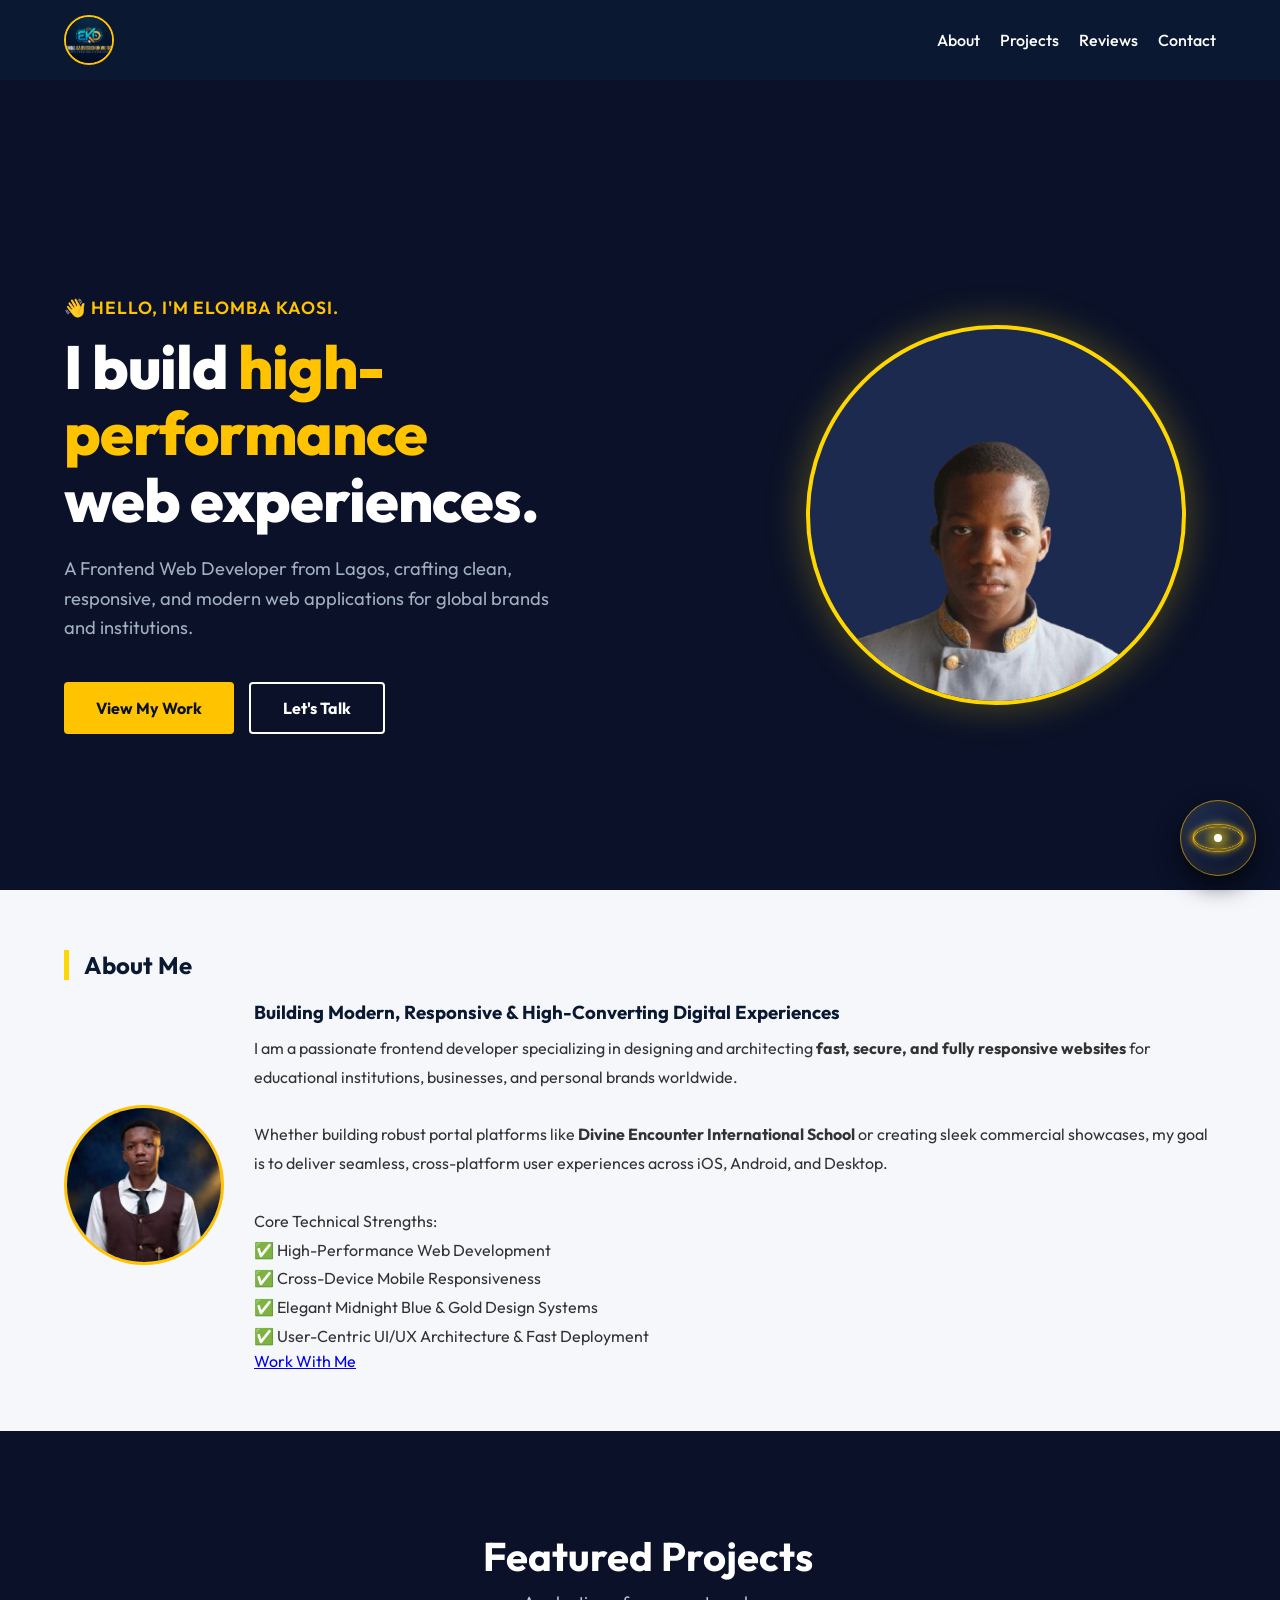
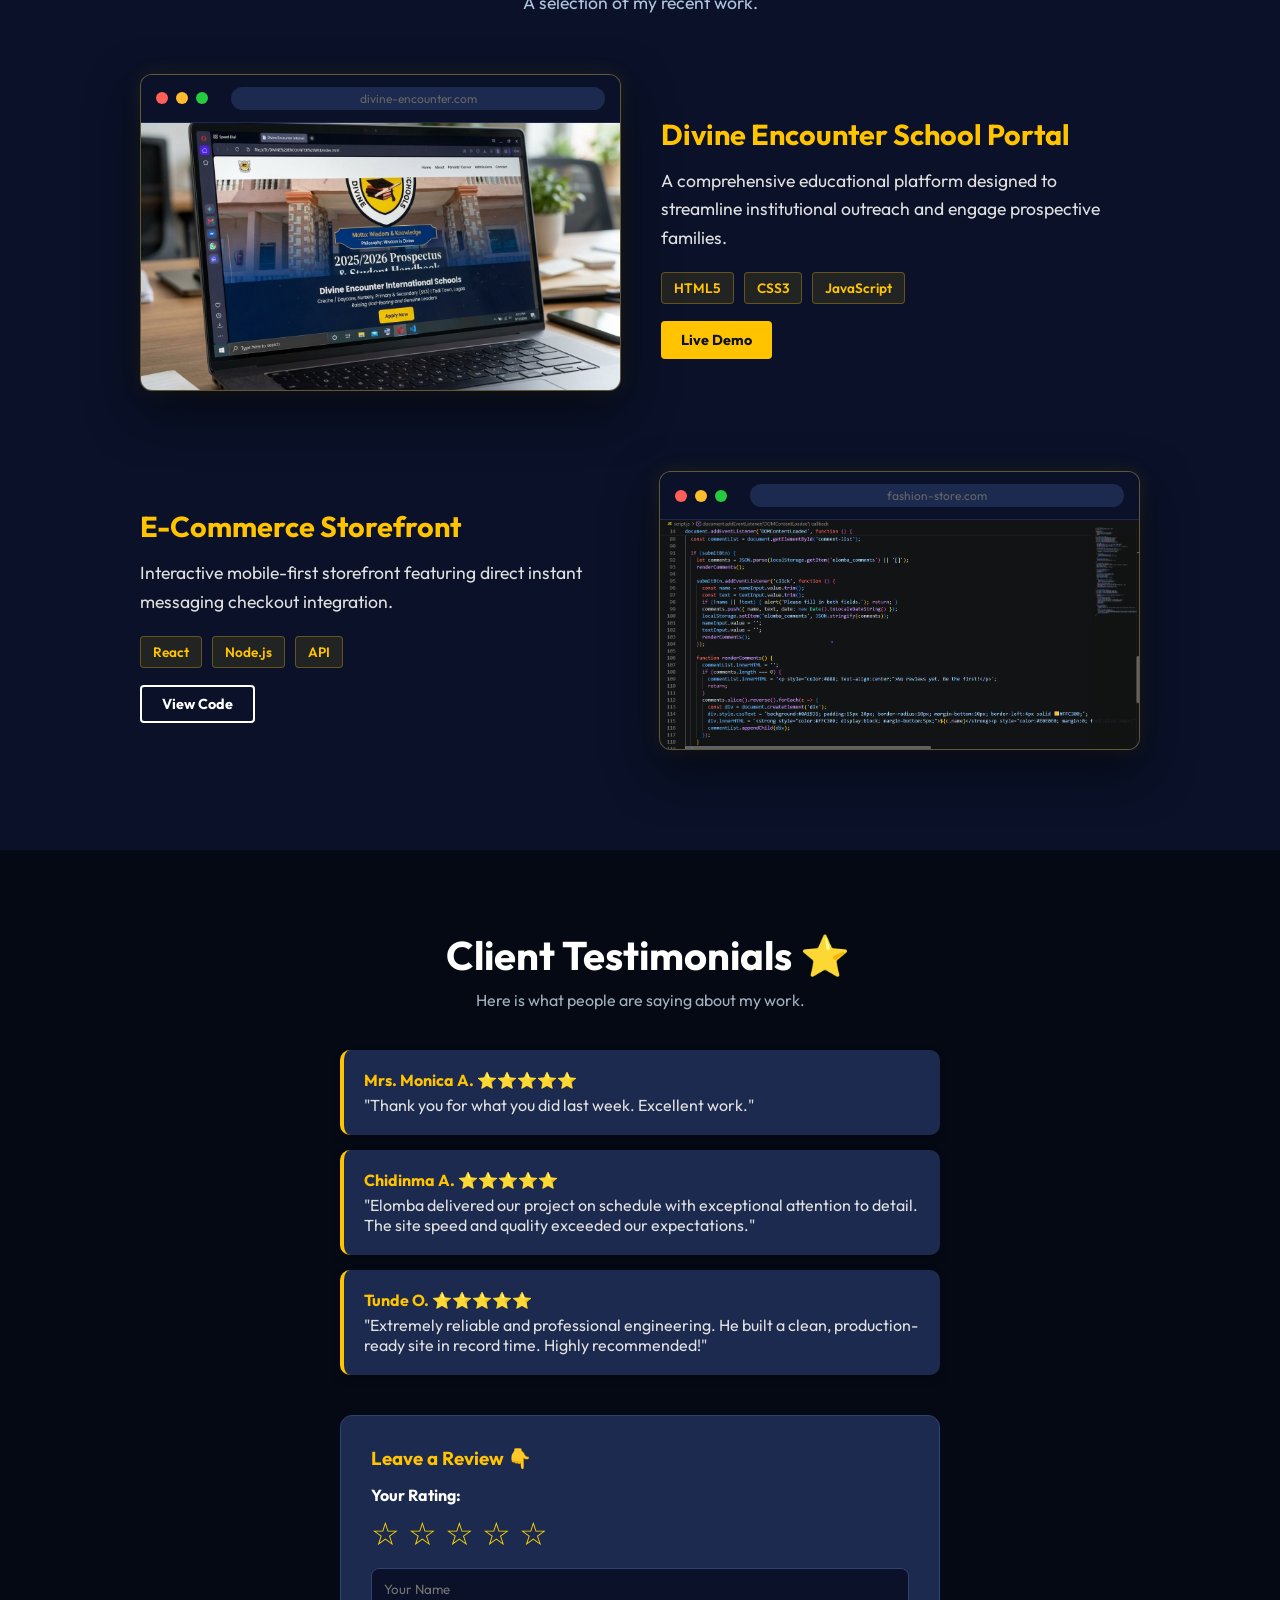
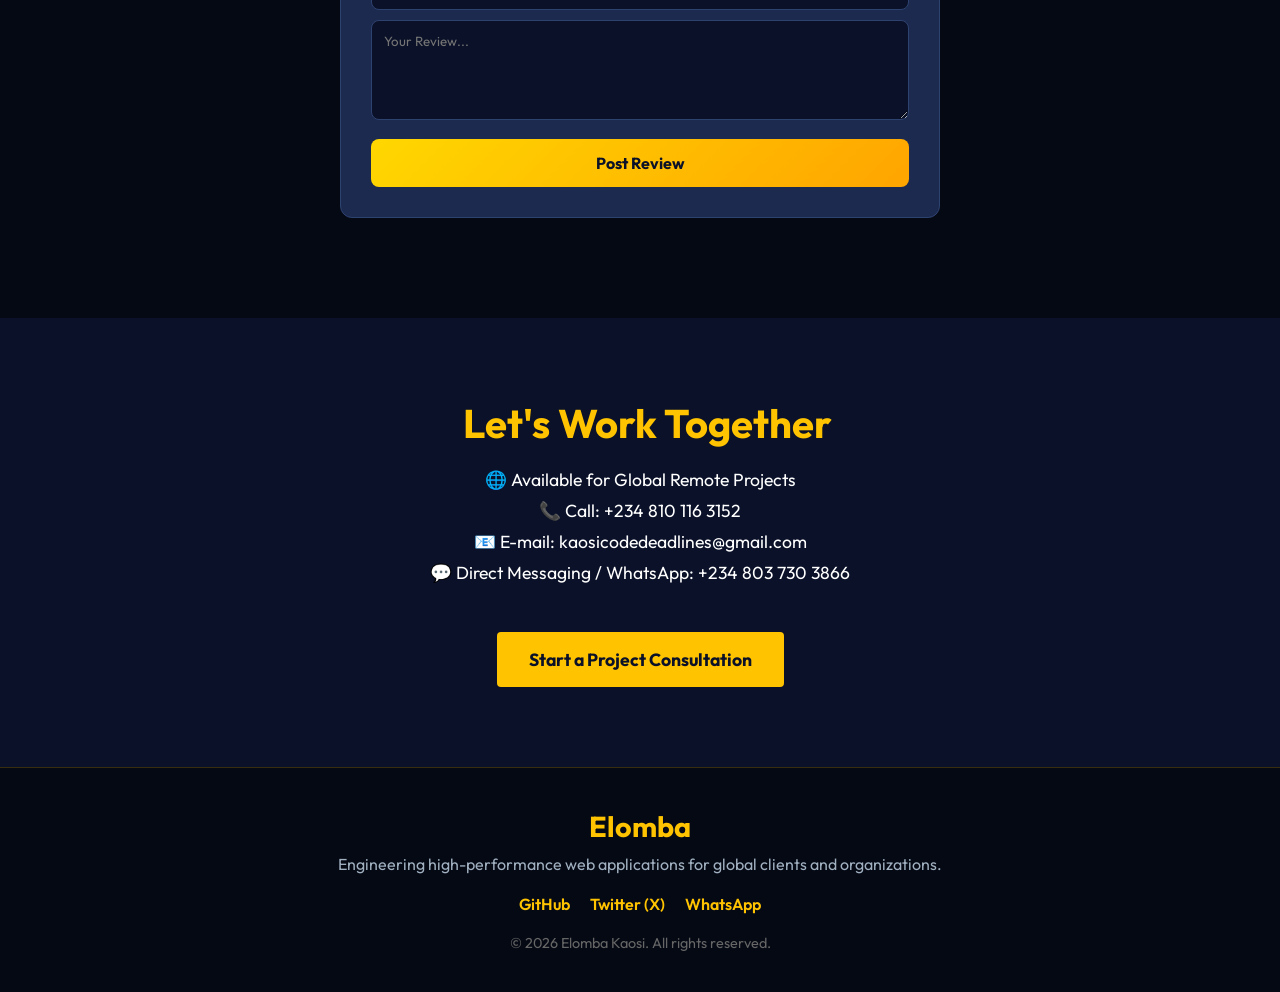
<file: index.html>
<!DOCTYPE html>
<html lang="en">
<head>
    <meta charset="UTF-8">
    <meta name="viewport" content="width=device-width, initial-scale=1.0">
    <meta name="google-site-verification" content="_zYI011G9cR9MBlzFLOdeBdEuHmyBraSBwtLODvfmo8" />
    <title>ELOMBA Kaosi — Frontend Web Developer in Lagos</title>

    <!-- FAVICON -->
    <link rel="icon" type="image/png" href="/images/logo.png">

    <!-- Primary Meta Tags -->
    <meta name="title" content="ELOMBA Kaosi | Global Frontend Web Developer">
    <meta name="description" content="Elomba Kaosi — Frontend Web Developer based in Lagos, Nigeria. I build fast, responsive websites and AI integrations for schools, businesses, and personal brands.">
    <meta name="keywords" content="Elomba, Elomba Kaosi, frontend developer Lagos, web developer Nigeria, website designer Lagos, AI integration">

    <!-- Open Graph / Facebook / WhatsApp -->
    <meta property="og:type" content="website">
    <meta property="og:url" content="https://elomba.pages.dev/">
    <meta property="og:title" content="ELOMBA Kaosi | Global Frontend Web Developer">
    <meta property="og:description" content="Engineering high-performance, responsive web applications for global clients.">
    <meta property="og:image" content="https://elomba.pages.dev/images/profile.jpg">

    <!-- Digital ID Card -->
    <script type="application/ld+json">
    {
      "@context": "https://schema.org",
      "@type": "Person",
      "name": "Elomba Kaosisochukwu David",
      "alternateName": "ELOMBADEV",
      "url": "https://elomba.pages.dev",
      "jobTitle": "Frontend Web Developer",
      "address": {
        "@type": "PostalAddress",
        "addressLocality": "Lagos",
        "addressCountry": "Nigeria"
      },
      "sameAs": [
        "https://github.com/ELOMBADEV",
        "https://x.com/elombadev"
      ]
    }
    </script>

    <link href="https://fonts.googleapis.com/css2?family=Outfit:wght@300;400;600;800&display=swap" rel="stylesheet">
    <link rel="stylesheet" href="style.css">
</head>
<body>
    <nav>
        <img src="images/logo.png" alt="EKD Logo" style="width:50px; height:50px; border-radius:50%; object-fit:cover; border:2px solid #FFC300;">
        <ul>
            <li><a href="#about">About</a></li>
            <li><a href="#projects">Projects</a></li>
            <li><a href="#reviews">Reviews</a></li>
            <li><a href="#contact">Contact</a></li>
        </ul>
    </nav>

    <!-- ===== PROFESSIONAL HERO ===== -->
    <header class="hero">
        <div class="hero-glow"></div>
        <div class="hero-content">
            <div class="hero-text">
                <p class="hero-greeting">👋 Hello, I'm Elomba Kaosi.</p>
                <h1>I build <span>high-performance</span><br>web experiences.</h1>
                <p class="hero-desc">A Frontend Web Developer from Lagos, crafting clean, responsive, and modern web applications for global brands and institutions.</p>
                <div class="hero-buttons">
                    <a href="#projects" class="btn-gold">View My Work</a>
                    <a href="#contact" class="btn-outline">Let's Talk</a>
                </div>
            </div>
            
            <!-- THE CIRCULAR FRAME -->
            <div class="hero-image">
                <div class="circle-frame">
                    <img src="images/profile-circle.png" alt="Elomba Kaosi">
                </div>
            </div>
        </div>
    </header>

    <section id="about">
        <h2>About Me</h2>
        <div style="display:flex; gap:30px; align-items:center; flex-wrap:wrap;">
            <img src="images/profile.jpg" alt="Elomba" style="width:160px; height:160px; border-radius:50%; object-fit:cover; border:3px solid #FFC300;">
            <div style="flex:1; min-width:280px;">
                <h3 style="color:#0A1931; margin-bottom:10px;">Building Modern, Responsive & High-Converting Digital Experiences</h3>
                <p style="line-height:1.8; color:#333;">
                    I am a passionate frontend developer specializing in designing and architecting 
                    <b>fast, secure, and fully responsive websites</b> for educational institutions, businesses, and personal brands worldwide.
                    <br><br>
                    Whether building robust portal platforms like <b>Divine Encounter International School</b> 
                    or creating sleek commercial showcases, my goal is to deliver seamless, cross-platform user experiences across iOS, Android, and Desktop.
                    <br><br>
                    Core Technical Strengths:<br>
                    ✅ High-Performance Web Development<br>
                    ✅ Cross-Device Mobile Responsiveness<br>
                    ✅ Elegant Midnight Blue & Gold Design Systems<br>
                    ✅ User-Centric UI/UX Architecture & Fast Deployment<br>
                </p>
                <a href="#contact" class="btn" style="margin-top:15px;">Work With Me</a>
            </div>
        </div>
    </section>

    <section id="projects" class="premium-projects">
        <h2 class="section-title">Featured Projects</h2>
        <p class="section-subtitle">A selection of my recent work.</p>

        <div class="project-showcase">
            <!-- Project 1 -->
            <div class="project-container">
                <div class="browser-window">
                    <div class="browser-header">
                        <span class="dot red"></span>
                        <span class="dot yellow"></span>
                        <span class="dot green"></span>
                        <span class="browser-url">divine-encounter.com</span>
                    </div>
                    <img src="images/divine.jpg" alt="Divine Encounter">
                </div>
                <div class="project-info">
                    <h3>Divine Encounter School Portal</h3>
                    <p>A comprehensive educational platform designed to streamline institutional outreach and engage prospective families.</p>
                    <div class="project-tags">
                        <span>HTML5</span> <span>CSS3</span> <span>JavaScript</span>
                    </div>
                    <a href="#" class="btn-gold" style="padding: 10px 20px; font-size: 0.9rem;">Live Demo</a>
                </div>
            </div>

            <!-- Project 2 -->
            <div class="project-container">
                <div class="browser-window">
                    <div class="browser-header">
                        <span class="dot red"></span>
                        <span class="dot yellow"></span>
                        <span class="dot green"></span>
                        <span class="browser-url">fashion-store.com</span>
                    </div>
                    <img src="images/slide2.jpg" alt="E-commerce">
                </div>
                <div class="project-info">
                    <h3>E-Commerce Storefront</h3>
                    <p>Interactive mobile-first storefront featuring direct instant messaging checkout integration.</p>
                    <div class="project-tags">
                        <span>React</span> <span>Node.js</span> <span>API</span>
                    </div>
                    <a href="#" class="btn-outline" style="padding: 8px 20px; font-size: 0.9rem;">View Code</a>
                </div>
            </div>
        </div>
    </section>

    <!-- ===== REVIEWS SECTION ===== -->
    <section id="reviews" style="padding:80px 5%; background:#050914; text-align:center;">
        <h2 style="color:#FFFFFF; border:none; font-size:2.5rem; margin-bottom:10px;">Client Testimonials ⭐</h2>
        <p style="color:#A0B0C0; margin-bottom:40px;">Here is what people are saying about my work.</p>

        <div style="display:flex; flex-direction:column; gap:15px; max-width:600px; margin:0 auto 40px auto; text-align:left;">
            <!-- Review 1 -->
            <div style="background:#1B2A4E; padding:20px; border-radius:10px; border-left:4px solid #FFC300; box-shadow: 0 4px 10px rgba(0,0,0,0.2);">
                <b style="color:#FFC300;">Mrs. Monica A. ⭐⭐⭐⭐⭐</b><br>
                <p style="margin-top:5px; color:#E0E0E0;">"Thank you for what you did last week. Excellent work."</p>
            </div>
            <!-- Review 2 -->
            <div style="background:#1B2A4E; padding:20px; border-radius:10px; border-left:4px solid #FFC300; box-shadow: 0 4px 10px rgba(0,0,0,0.2);">
                <b style="color:#FFC300;">Chidinma A. ⭐⭐⭐⭐⭐</b><br>
                <p style="margin-top:5px; color:#E0E0E0;">"Elomba delivered our project on schedule with exceptional attention to detail. The site speed and quality exceeded our expectations."</p>
            </div>
            <!-- Review 3 -->
            <div style="background:#1B2A4E; padding:20px; border-radius:10px; border-left:4px solid #FFC300; box-shadow: 0 4px 10px rgba(0,0,0,0.2);">
                <b style="color:#FFC300;">Tunde O. ⭐⭐⭐⭐⭐</b><br>
                <p style="margin-top:5px; color:#E0E0E0;">"Extremely reliable and professional engineering. He built a clean, production-ready site in record time. Highly recommended!"</p>
            </div>
        </div>

        <!-- Review Form -->
        <div style="background:#1B2A4E; padding:30px; border-radius:12px; max-width:600px; margin:0 auto; text-align:left; border:1px solid #2E4270;">
            <h3 style="color:#FFC300; margin-bottom:15px;">Leave a Review 👇</h3>
            <div style="margin-bottom:15px;">
                <label style="display:block; color:#FFFFFF; font-weight:bold; margin-bottom:8px;">Your Rating:</label>
                <div id="star-rating" style="display:flex; gap:8px; font-size:32px; cursor:pointer; color:#FFD700;">
                    <span class="star" data-value="1">☆</span>
                    <span class="star" data-value="2">☆</span>
                    <span class="star" data-value="3">☆</span>
                    <span class="star" data-value="4">☆</span>
                    <span class="star" data-value="5">☆</span>
                </div>
            </div>
            <input type="text" id="comment-name" placeholder="Your Name" style="width:100%; padding:12px; margin-bottom:10px; border-radius:8px; border:1px solid #2E4270; background:#0A1128; color:white; box-sizing:border-box;">
            <textarea id="comment-text" placeholder="Your Review..." style="width:100%; padding:12px; margin-bottom:15px; border-radius:8px; border:1px solid #2E4270; background:#0A1128; color:white; height:100px; box-sizing:border-box; resize:vertical;"></textarea>
            <button id="comment-submit" style="background:linear-gradient(135deg,#FFD700,#FFA500); color:#0A1128; border:none; padding:14px 24px; border-radius:8px; font-weight:bold; cursor:pointer; width:100%; font-size:16px;">Post Review</button>
        </div>
        <div id="comment-list" style="margin-top:20px; max-width:600px; margin-left:auto; margin-right:auto; text-align:left;"></div>
    </section>

    <!-- ===== CONTACT & FOOTER ===== -->
    <section id="contact" style="background:#0A1128; color:white; padding:80px 20px; text-align:center;">
        <h2 style="color:#FFC300; border:none; font-size:2.5rem; margin-bottom:20px;">Let's Work Together</h2>
        <p style="margin:8px 0; font-size:1.1rem;">🌐 Available for Global Remote Projects</p>
        <p style="margin:8px 0; font-size:1.1rem;">📞 Call: +234 810 116 3152</p>
        <p style="margin:8px 0; font-size:1.1rem;">📧 E-mail: kaosicodedeadlines@gmail.com</p>
        <p style="margin:8px 0; font-size:1.1rem;">💬 Direct Messaging / WhatsApp: +234 803 730 3866</p>
        <br>
        <a href="https://wa.me/2348037303866?text=Hello%20Kaosi%2C%20I%20saw%20your%20website%20and%20I'm%20interested%20in%20building%20a%20project%20with%20you." target="_blank" class="btn-gold" style="display:inline-block; margin-top:20px; padding:16px 32px; font-size:1.1rem; border-radius:4px;">Start a Project Consultation</a>
    </section>

    <footer style="background:#050914; color:white; padding:40px 20px; text-align:center; border-top:1px solid rgba(255, 195, 0, 0.2);">
        <h3 style="color:#FFC300; font-size:1.8rem; margin-bottom:10px;">Elomba</h3>
        <p style="margin:10px 0; color:#A0B0C0;">Engineering high-performance web applications for global clients and organizations.</p>
        
        <div style="margin:20px 0; display:flex; justify-content:center; gap:20px; flex-wrap:wrap;">
            <a href="https://github.com/ELOMBADEV" target="_blank" style="color:#FFC300; text-decoration:none; font-weight:600;">GitHub</a>
            <a href="https://x.com/elombadev" target="_blank" style="color:#FFC300; text-decoration:none; font-weight:600;">Twitter (X)</a>
            <a href="https://wa.me/2348037303866" target="_blank" style="color:#FFC300; text-decoration:none; font-weight:600;">WhatsApp</a>
        </div>
        
        <p style="margin-top:20px; font-size:0.9rem; color:#666;">© 2026 Elomba Kaosi. All rights reserved.</p>
    </footer>

    <!-- ===== NEXUS AI CHAT BUBBLE ===== -->
    <div id="nexus-welcome" class="nexus-welcome">
      <span class="nexus-welcome-text">Hi! 👋 I'm Nexus AI. Ask me anything about Elomba's work.</span>
      <button id="nexus-welcome-close" class="nexus-welcome-close" aria-label="Close">✕</button>
    </div>
    
    <button id="nexus-toggle" class="nexus-toggle" aria-label="Open Nexus AI">
      <div class="atom-3d">
        <div class="ring ring-x"></div>
        <div class="ring ring-y"></div>
        <div class="ring ring-z"></div>
        <div class="core"></div>
      </div>
    </button>

    <div id="nexus-window" class="nexus-window">
      <div class="nexus-header">
        <div class="nexus-header-info">
          <div class="nexus-avatar">
  <div class="mini-atom">
    <div class="mini-core"></div>
    <div class="mini-ring r1"></div>
    <div class="mini-ring r2"></div>
  </div>
</div>
          <div>
            <h3>Nexus AI</h3>
            <span><span class="nexus-dot"></span>Online</span>
          </div>
        </div>
        <button id="nexus-close" class="nexus-close" aria-label="Close chat">✕</button>
      </div>
      <div id="nexus-messages" class="nexus-messages">
        <div class="nexus-message nexus-bot">
          Hi there! I'm Nexus AI, Elomba's virtual assistant. Ask me about his skills, or tell me about the website you want him to build for you.
        </div>
      </div>
      <div class="nexus-input-area">
        <input type="text" id="nexus-input" placeholder="Type your message..." autocomplete="off">
        <button id="nexus-send" class="nexus-send" aria-label="Send message">➤</button>
      </div>
    </div>

    <script src="script.js"></script>
</body>
</html>
</file>
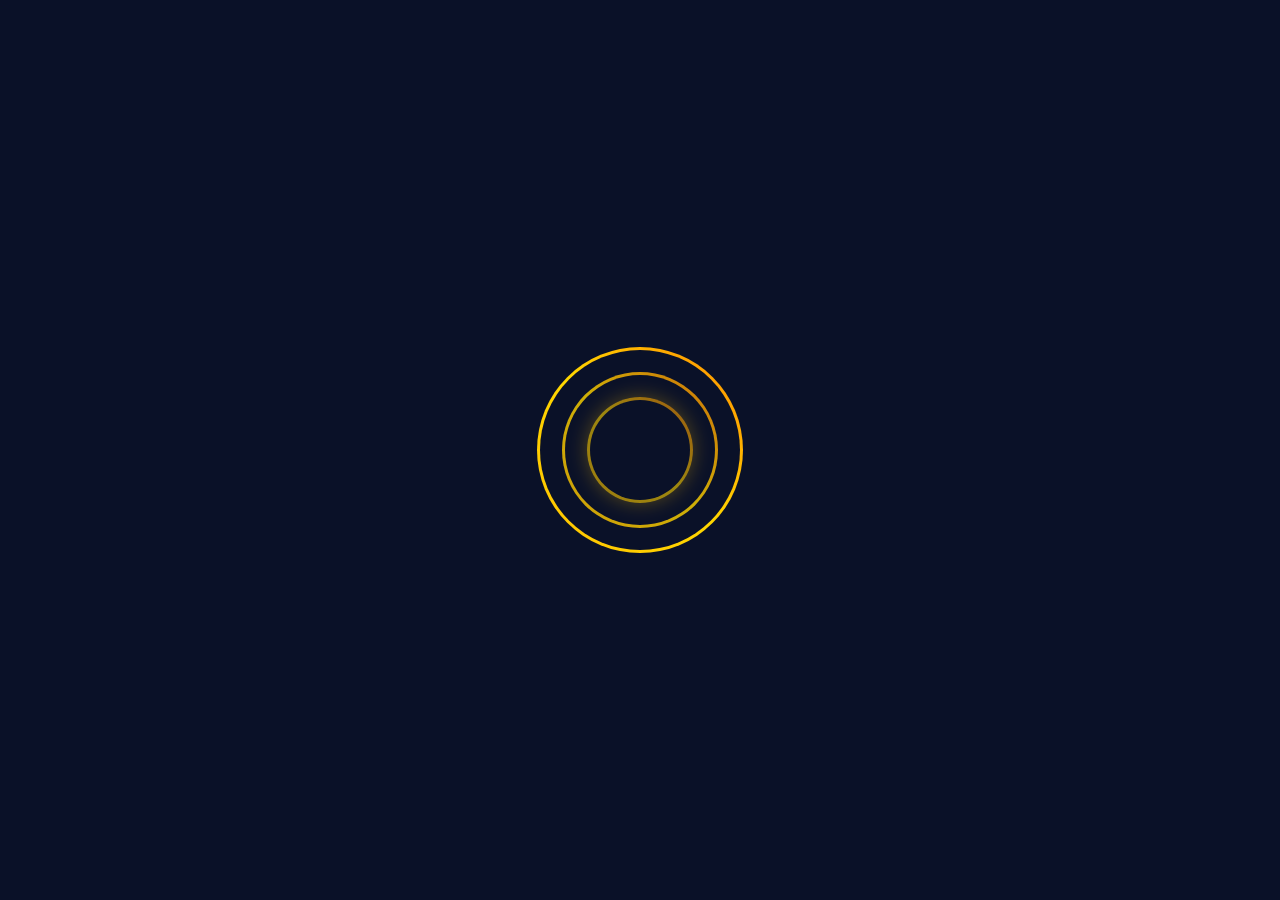
<file: rings-test.html>
<!DOCTYPE html>
<html lang="en">
<head>
    <meta charset="UTF-8">
    <meta name="viewport" content="width=device-width, initial-scale=1.0">
    <title>Nexus Reminder Rings</title>
    <style>
        body {
            background-color: #0A1128; /* Deep Midnight Blue */
            display: flex;
            justify-content: center;
            align-items: center;
            height: 100vh;
            margin: 0;
            overflow: hidden;
        }

        .ring-container {
            position: relative;
            width: 200px;
            height: 200px;
            display: flex;
            justify-content: center;
            align-items: center;
        }

        .ring {
            position: absolute;
            border-radius: 50%;
            border: 3px solid transparent;
            background: linear-gradient(#0A1128, #0A1128) padding-box,
                        linear-gradient(45deg, #FFC300, #FFD700, #FF8C00) border-box;
        }

        .ring1 {
            width: 100%;
            height: 100%;
            animation: swing 3s infinite ease-in-out alternate;
        }

        .ring2 {
            width: 75%;
            height: 75%;
            animation: swing 2.5s infinite ease-in-out alternate-reverse;
            opacity: 0.8;
        }

        .ring3 {
            width: 50%;
            height: 50%;
            animation: swing 2s infinite ease-in-out alternate;
            opacity: 0.6;
            box-shadow: 0 0 20px rgba(255, 195, 0, 0.5);
        }

        /* This is the magic that makes it look like it's reacting */
        @keyframes swing {
            0% { transform: scale(1) rotate(0deg); box-shadow: 0 0 10px rgba(255, 195, 0, 0.2); }
            50% { transform: scale(1.05) rotate(10deg); box-shadow: 0 0 30px rgba(255, 195, 0, 0.6); }
            100% { transform: scale(1) rotate(0deg); box-shadow: 0 0 10px rgba(255, 195, 0, 0.2); }
        }

    </style>
</head>
<body>

    <div class="ring-container">
        <div class="ring ring1"></div>
        <div class="ring ring2"></div>
        <div class="ring ring3"></div>
    </div>

</body>
</html>
</file>
<file: style.css>
*{margin:0;padding:0;box-sizing:border-box;font-family:'Outfit', sans-serif;}
body{background:#f5f7fb;color:#0A1931;overflow-x:hidden;}
nav{background:#0A1931;color:white;display:flex;justify-content:space-between;padding:15px 5%;align-items:center;position:sticky;top:0;z-index:1000;}
nav ul{display:flex;list-style:none;gap:20px;}
nav a{color:white;text-decoration:none;font-weight:500;}
nav a:hover{color:#FFD700;}
section{padding:60px 5%;}
section h2{color:#0A1931;border-left:5px solid #FFD700;padding-left:15px;margin-bottom:20px;}

/* ===== PROFESSIONAL HERO ===== */
.hero {
  position: relative;
  min-height: 90vh;
  background-color: #0A1128;
  background-image: 
    linear-gradient(rgba(10, 17, 40, 0.95), rgba(10, 17, 40, 0.95)),
    linear-gradient(to right, rgba(255, 195, 0, 0.05) 1px, transparent 1px),
    linear-gradient(to bottom, rgba(255, 195, 0, 0.05) 1px, transparent 1px);
  background-size: 100% 100%, 40px 40px, 40px 40px;
  display: flex;
  align-items: center;
  padding: 120px 5% 60px;
  overflow: hidden;
}
.hero-content { position: relative; display: flex; align-items: center; justify-content: space-between; max-width: 1200px; margin: 0 auto; width: 100%; gap: 50px; z-index: 2; }
.hero-text { flex: 1.2; text-align: left; }
.hero-greeting { color: #FFC300; font-size: 1.1rem; font-weight: 600; margin-bottom: 15px; letter-spacing: 1px; text-transform: uppercase; }
.hero-text h1 { color: #FFFFFF; font-size: 3.8rem; line-height: 1.1; margin-bottom: 20px; font-weight: 800; letter-spacing: -1px; }
.hero-text h1 span { color: #FFC300; }
.hero-desc { font-size: 1.15rem; color: #A0B0C0; max-width: 500px; margin-bottom: 40px; line-height: 1.6; }
.hero-buttons { display: flex; gap: 15px; flex-wrap: wrap; }
.btn-gold { background: #FFC300; color: #0A1128; padding: 16px 32px; border-radius: 4px; text-decoration: none; font-weight: 700; font-size: 1rem; transition: all 0.3s; }
.btn-gold:hover { background: #FFD700; transform: translateY(-2px); }
.btn-outline { background: transparent; color: #FFFFFF; border: 2px solid #FFFFFF; padding: 14px 32px; border-radius: 4px; text-decoration: none; font-weight: 700; font-size: 1rem; transition: all 0.3s; }
.btn-outline:hover { background: #FFFFFF; color: #0A1128; }

/* ===== THE CIRCLE FRAME ===== */
.hero-image { flex: 0.8; display: flex; justify-content: center; align-items: center; }
.circle-frame { width: 380px; height: 380px; border-radius: 50%; border: 4px solid #FFD700; box-shadow: 0 0 40px rgba(255, 215, 0, 0.3); overflow: hidden; background-color: #1B2A4E; animation: floatImage 6s ease-in-out infinite; }
.circle-frame img { width: 100%; height: 100%; object-fit: cover; object-position: center 20%; }
@keyframes floatImage { 0% { transform: translateY(0px); } 50% { transform: translateY(-15px); } 100% { transform: translateY(0px); } }

/* ===== PREMIUM PROJECTS SECTION ===== */
.premium-projects { background: #0A1128; padding: 100px 5%; }
.premium-projects .section-title { color: #FFFFFF; text-align: center; border: none; font-size: 2.5rem; margin-bottom: 10px; }
.premium-projects .section-subtitle { color: #B0C4DE; text-align: center; margin-bottom: 60px; font-size: 1.1rem; }
.project-showcase { display: flex; flex-direction: column; gap: 80px; max-width: 1000px; margin: 0 auto; }
.project-container { display: flex; align-items: center; gap: 40px; }
.project-container:nth-child(even) { flex-direction: row-reverse; }
.browser-window { flex: 1; background: #1B2A4E; border-radius: 12px; overflow: hidden; border: 1px solid rgba(255, 195, 0, 0.3); box-shadow: 0 20px 50px rgba(0,0,0,0.5), 0 0 20px rgba(255, 195, 0, 0.1); transition: transform 0.4s ease; }
.browser-window:hover { transform: translateY(-10px) scale(1.02); box-shadow: 0 30px 60px rgba(0,0,0,0.6), 0 0 30px rgba(255, 195, 0, 0.3); }
.browser-header { background: #0A1128; padding: 12px 15px; display: flex; align-items: center; gap: 8px; border-bottom: 1px solid #1B2A4E; }
.dot { width: 12px; height: 12px; border-radius: 50%; }
.red { background: #FF5F56; } .yellow { background: #FFBD2E; } .green { background: #27C93F; }
.browser-url { color: #666; font-size: 12px; margin-left: 15px; background: #1B2A4E; padding: 4px 15px; border-radius: 20px; flex: 1; text-align: center; }
.browser-window img { width: 100%; height: auto; display: block; }
.project-info { flex: 1; text-align: left; }
.project-info h3 { color: #FFC300; font-size: 1.8rem; margin-bottom: 15px; }
.project-info p { color: #E0E0E0; font-size: 1.1rem; line-height: 1.6; margin-bottom: 20px; }
.project-tags { display: flex; gap: 10px; margin-bottom: 25px; flex-wrap: wrap; }
.project-tags span { background: rgba(255, 195, 0, 0.1); color: #FFC300; padding: 6px 12px; border-radius: 4px; font-size: 0.85rem; font-weight: 600; border: 1px solid rgba(255, 195, 0, 0.3); }

/* ===== NEXUS AI PREMIUM SLEEK BUTTON ===== */
.nexus-toggle {
  position: fixed;
  bottom: 24px;
  right: 24px;
  width: 76px; 
  height: 76px;
  border-radius: 50%;
  /* Sleek dark gradient instead of a flat color */
  background: radial-gradient(circle at 30% 30%, #1B2A4E 0%, #0A1128 100%);
  border: 1px solid rgba(255, 195, 0, 0.6); /* Clean gold border */
  cursor: pointer;
  /* A very realistic soft drop shadow, no glowing */
  box-shadow: 0 10px 25px rgba(0, 0, 0, 0.6), inset 0 0 15px rgba(255, 195, 0, 0.1);
  z-index: 9998;
  transition: all 0.3s ease;
  display: flex;
  align-items: center;
  justify-content: center;
}

.nexus-toggle:hover {
  transform: scale(1.05);
  border-color: #FFD700;
  box-shadow: 0 15px 35px rgba(0, 0, 0, 0.8), inset 0 0 20px rgba(255, 195, 0, 0.2);
}

.nexus-toggle:hover {
  transform: scale(1.1);
  border-color: #FFD700;
  box-shadow: 0 0 45px rgba(255, 195, 0, 0.8);
}

.atom-3d { 
  position: relative; 
  width: 50px; 
  height: 50px; 
  perspective: 200px; 
  transform-style: preserve-3d; 
  /* Spin the entire atom in 3D space */
  animation: orbitAtom 3s linear infinite; 
}

@keyframes orbitAtom {
  0% { transform: rotateY(0deg) rotateX(20deg); }
  100% { transform: rotateY(360deg) rotateX(20deg); }
}

.ring { 
  position: absolute; 
  top: 0; left: 0; 
  width: 100%; height: 100%; 
  border-radius: 50%; 
  border: 1.5px solid #FFC300; 
  box-shadow: 0 0 10px rgba(255, 195, 0, 0.5), inset 0 0 10px rgba(255, 195, 0, 0.3); 
}

/* Fixed 3D tilts for the rings */
.ring-x { transform: rotateX(60deg) rotateY(0deg); }
.ring-y { transform: rotateX(-60deg) rotateY(0deg); }
.ring-z { transform: rotateX(0deg) rotateY(90deg); }

.core { 
  position: absolute; 
  top: 50%; left: 50%; 
  width: 8px; height: 8px; 
  background: #FFFFFF; 
  border-radius: 50%; 
  transform: translate(-50%, -50%); 
  box-shadow: 0 0 15px 5px #FFD700; 
  animation: corePulse 1.5s ease-in-out infinite; 
}

@keyframes corePulse { 
  0%, 100% { transform: translate(-50%, -50%) scale(1); box-shadow: 0 0 10px 2px #FFD700; } 
  50% { transform: translate(-50%, -50%) scale(1.3); box-shadow: 0 0 20px 8px #FFC300; } 
}

/* ===== NEXUS AI CHAT WINDOW ===== */
.nexus-window {
  position: fixed; bottom: 110px; right: 24px; width: 370px; height: 520px;
  background: #0A1128; border: 1px solid #1B2A4E; border-radius: 20px;
  display: none; flex-direction: column; box-shadow: 0 12px 40px rgba(0,0,0,0.7);
  z-index: 9999; overflow: hidden; font-family: Arial, sans-serif; animation: nexusSlideUp 0.3s ease;
}
.nexus-window.open { display: flex; }
@keyframes nexusSlideUp { from { opacity: 0; transform: translateY(20px); } to { opacity: 1; transform: translateY(0); } }
.nexus-header { background: #FFC300; color: #0A1128; padding: 14px 16px; display: flex; justify-content: space-between; align-items: center; }
.nexus-header-info { display: flex; align-items: center; gap: 10px; }
.nexus-avatar { width: 42px; height: 42px; border-radius: 50%; background: #0A1128; display: flex; align-items: center; justify-content: center; overflow: hidden; border: 1px solid rgba(255, 195, 0, 0.5); }
.nexus-header h3 { margin: 0; font-size: 16px; }
.nexus-header span { font-size: 12px; display: flex; align-items: center; gap: 4px; }
.nexus-dot { width: 8px; height: 8px; border-radius: 50%; background: #22C55E; display: inline-block; }
.nexus-close { background: none; border: none; font-size: 20px; cursor: pointer; color: #0A1128; line-height: 1; }
.nexus-messages { flex: 1; padding: 16px; overflow-y: auto; display: flex; flex-direction: column; gap: 10px; }
.nexus-message { padding: 12px 16px; border-radius: 16px; max-width: 85%; font-size: 14px; line-height: 1.4; word-wrap: break-word; }
.nexus-bot { background: #1B2A4E; color: #FFFFFF; align-self: flex-start; border-bottom-left-radius: 4px; }
.nexus-user { background: linear-gradient(135deg, #FFD700 0%, #FFA500 100%); color: #0A1128; align-self: flex-end; border-bottom-right-radius: 4px; font-weight: 600; }
.nexus-input-area { display: flex; padding: 12px; background: #1B2A4E; gap: 8px; }
.nexus-input-area input { flex: 1; padding: 12px; border-radius: 10px; border: 1px solid #2E4270; background: #0A1128; color: #FFFFFF; font-size: 14px; outline: none; }
.nexus-send { background: linear-gradient(135deg, #FFD700 0%, #FFA500 100%); color: #0A1128; border: none; border-radius: 10px; padding: 0 16px; font-size: 18px; cursor: pointer; }

/* Mini Atom for Chat Header */
.mini-atom { position: relative; width: 24px; height: 24px; perspective: 100px; transform-style: preserve-3d; }
.mini-core { position: absolute; top: 50%; left: 50%; width: 4px; height: 4px; background: #FFD700; border-radius: 50%; transform: translate(-50%, -50%); box-shadow: 0 0 8px #FFD700; }
.mini-ring { position: absolute; top: 0; left: 0; width: 100%; height: 100%; border-radius: 50%; border: 1px solid #FFC300; }
.mini-ring.r1 { transform: rotateX(60deg) rotateY(30deg); animation: spinX 3s linear infinite; }
.mini-ring.r2 { transform: rotateX(-60deg) rotateY(30deg); animation: spinY 3s linear infinite; }

/* Premium Typing Dots */
.typing-dots { display: flex; gap: 4px; align-items: center; height: 20px; }
.typing-dots span { width: 6px; height: 6px; background-color: #FFC300; border-radius: 50%; animation: bounceDot 1.4s infinite ease-in-out both; }
.typing-dots span:nth-child(1) { animation-delay: -0.32s; }
.typing-dots span:nth-child(2) { animation-delay: -0.16s; }
@keyframes bounceDot { 0%, 80%, 100% { transform: scale(0); opacity: 0.5; } 40% { transform: scale(1); opacity: 1; } }

/* ===== WELCOME BUBBLE ===== */
.nexus-welcome { position: fixed; bottom: 110px; right: 100px; background: #0A1128; border: 1px solid #FFC300; border-radius: 12px; padding: 12px 16px; max-width: 240px; box-shadow: 0 4px 20px rgba(255, 195, 0, 0.3); z-index: 9997; display: none; animation: nexusWelcomeIn 0.4s ease; }
.nexus-welcome.show { display: flex; align-items: center; gap: 8px; }
.nexus-welcome-text { color: #FFFFFF; font-size: 13px; line-height: 1.4; font-family: Arial, sans-serif; }
.nexus-welcome-close { background: none; border: none; color: #FFC300; cursor: pointer; font-size: 14px; padding: 0; line-height: 1; opacity: 0.7; }
.nexus-welcome-close:hover { opacity: 1; }
@keyframes nexusWelcomeIn { from { opacity: 0; transform: translateY(10px); } to { opacity: 1; transform: translateY(0); } }

/* ===== DYNAMIC REVIEW CARDS ===== */
.review-card { background: #1B2A4E; padding: 20px; border-radius: 10px; margin-bottom: 15px; border-left: 4px solid #FFC300; box-shadow: 0 4px 10px rgba(0,0,0,0.2); }
.review-card .review-header { display: flex; justify-content: space-between; align-items: center; margin-bottom: 8px; flex-wrap: wrap; gap: 8px; }
.review-card .review-name { color: #FFC300 !important; font-weight: bold; font-size: 16px; }
.review-card .review-stars { color: #FFD700 !important; font-size: 18px; letter-spacing: 2px; }
.review-card .review-text { color: #E0E0E0 !important; font-size: 15px; line-height: 1.5; margin: 8px 0; }
.review-card .review-date { color: #888 !important; font-size: 12px; }

/* ===== MOBILE FIXES ===== */
@media (max-width: 900px) {
  .hero { padding-top: 120px; min-height: 100vh; }
  .hero-content { flex-direction: column-reverse; text-align: center; gap: 30px; }
  .hero-text { text-align: center; }
  .hero-desc { margin: 0 auto 30px auto; }
  .hero-buttons { justify-content: center; }
  .hero-text h1 { font-size: 2.8rem; }
  .circle-frame { width: 280px; height: 280px; }
  .project-container, .project-container:nth-child(even) { flex-direction: column; gap: 30px; }
  .project-info { text-align: center; }
  .project-tags { justify-content: center; }
}

@media (max-width: 480px) {
  .hero-text h1 { font-size: 2.2rem; }
  .hero-desc { font-size: 1rem; }
  .btn-gold, .btn-outline { width: 100%; text-align: center; }
  .nexus-window { width: calc(100vw - 32px); height: 70vh; right: 16px; bottom: 90px; }
  .nexus-welcome { right: 16px; bottom: 90px; max-width: 200px; }
}
</file>
